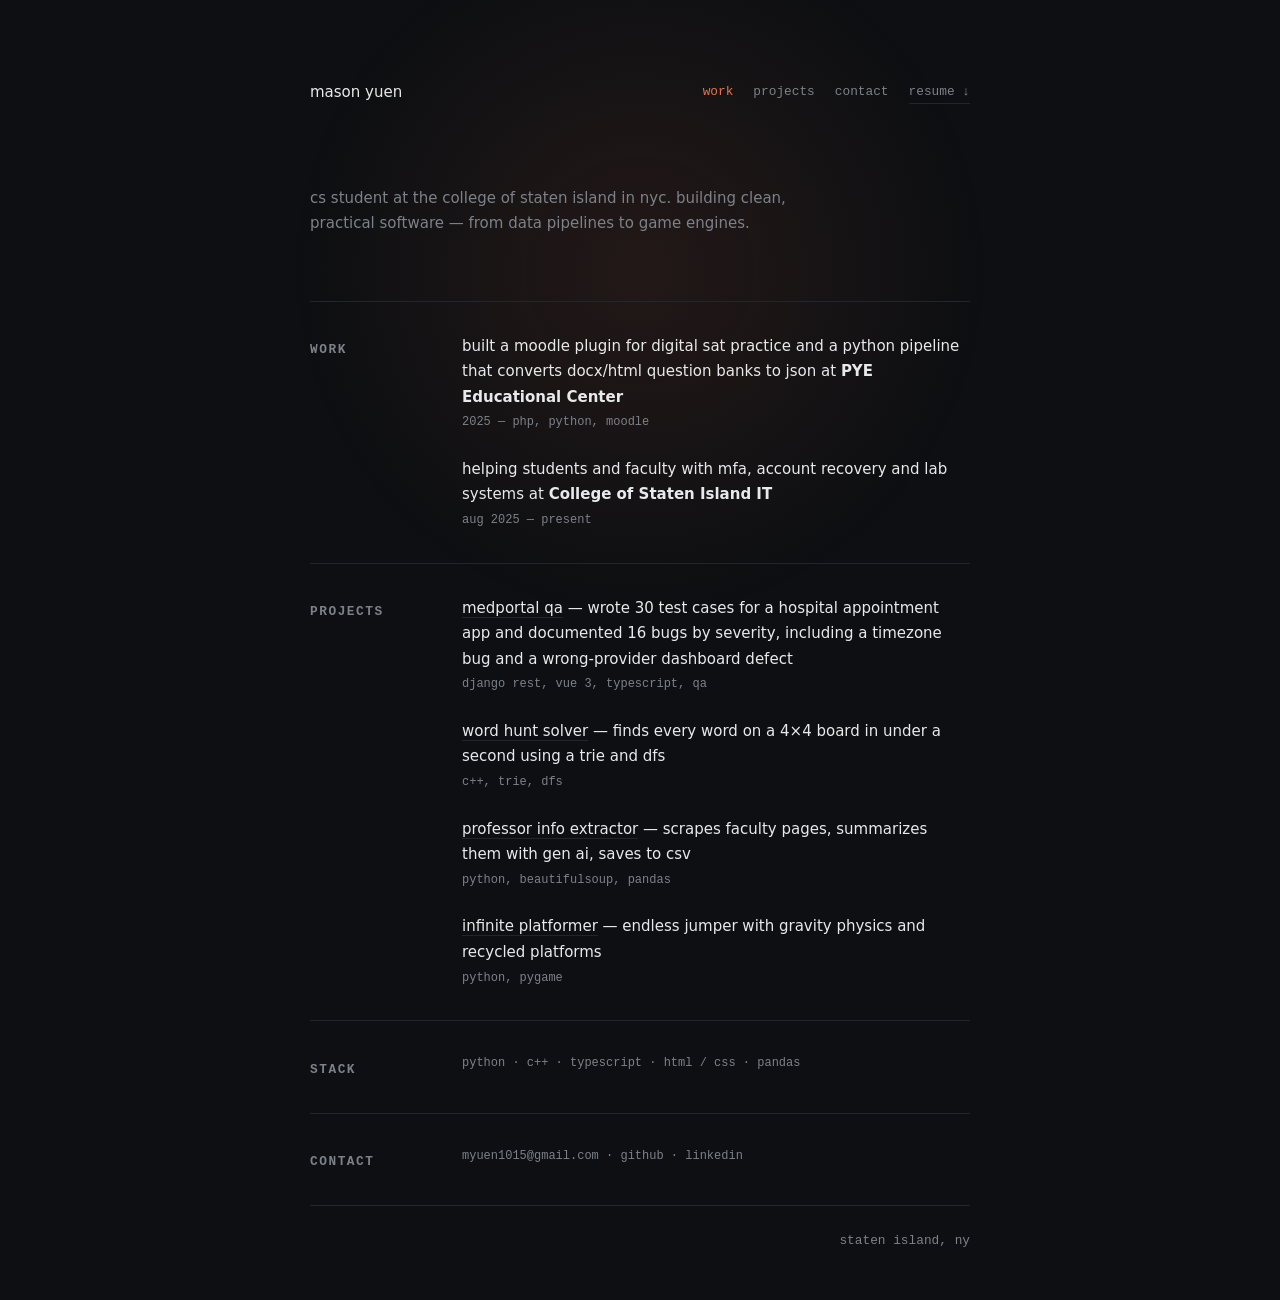
<file: index.html>
<!DOCTYPE html>
<html lang="en">
<head>
  <meta charset="UTF-8" />
  <meta name="viewport" content="width=device-width, initial-scale=1.0" />
  <meta name="description" content="Mason Yuen — computer science student and developer." />
  <title>Mason Yuen</title>
  <link rel="icon" type="image/png" href="./assests/logo.png" />
  <link rel="stylesheet" href="./styles/styles.css" />
  <script src="./scripts/scripts.js" defer></script>
</head>
<body>
  <div class="wrap">
    <header class="top">
      <a href="#" class="name">mason yuen</a>
      <nav class="mono">
        <a href="#work" class="active">work</a>
        <a href="#projects">projects</a>
        <a href="#contact">contact</a>
        <a href="./assests/Mason_Yuen Resume-1.pdf" target="_blank" rel="noopener" class="underlined">resume ↓</a>
      </nav>
    </header>

    <p class="intro">
      cs student at the college of staten island in nyc. building clean, practical
      software — from data pipelines to game engines.
    </p>

    <section id="work">
      <h2 class="mono">work</h2>
      <div class="rows">
        <div class="row">
          <p>built a moodle plugin for digital sat practice and a python pipeline that converts docx/html question banks to json at <strong>PYE Educational Center</strong></p>
          <p class="meta mono">2025 — php, python, moodle</p>
        </div>
        <div class="row">
          <p>helping students and faculty with mfa, account recovery and lab systems at <strong>College of Staten Island IT</strong></p>
          <p class="meta mono">aug 2025 — present</p>
        </div>
      </div>
    </section>

    <section id="projects">
      <h2 class="mono">projects</h2>
      <div class="rows">
        <div class="row">
          <p><span class="underlined">medportal qa</span> — wrote 30 test cases for a hospital appointment app and documented 16 bugs by severity, including a timezone bug and a wrong-provider dashboard defect</p>
          <p class="meta mono">django rest, vue 3, typescript, qa</p>
        </div>
        <div class="row">
          <p><a class="underlined" href="https://github.com/myuen1015/Word_Hunt-solver-game-pigeon" target="_blank" rel="noopener">word hunt solver</a> — finds every word on a 4×4 board in under a second using a trie and dfs</p>
          <p class="meta mono">c++, trie, dfs</p>
        </div>
        <div class="row">
          <p><a class="underlined" href="https://github.com/myuen1015/ProfessorInformation" target="_blank" rel="noopener">professor info extractor</a> — scrapes faculty pages, summarizes them with gen ai, saves to csv</p>
          <p class="meta mono">python, beautifulsoup, pandas</p>
        </div>
        <div class="row">
          <p><a class="underlined" href="https://github.com/myuen1015/Cat-jump-doodle" target="_blank" rel="noopener">infinite platformer</a> — endless jumper with gravity physics and recycled platforms</p>
          <p class="meta mono">python, pygame</p>
        </div>
      </div>
    </section>

    <section id="stack">
      <h2 class="mono">stack</h2>
      <p class="mono meta">python · c++ · typescript · html / css · pandas</p>
    </section>

    <section id="contact">
      <h2 class="mono">contact</h2>
      <p class="mono meta">
        <a href="mailto:myuen1015@gmail.com">myuen1015@gmail.com</a> ·
        <a href="https://github.com/myuen1015" target="_blank" rel="noopener">github</a> ·
        <a href="https://www.linkedin.com/in/mason-yuen-a70073311/" target="_blank" rel="noopener">linkedin</a>
      </p>
    </section>

    <footer class="mono">staten island, ny</footer>
  </div>
</body>
</html>
</file>
<file: styles/styles.css>
:root {
  --bg: #0d0f12;
  --text: #e8e9eb;
  --muted: #7d8189;
  --line: #22252b;
  --accent: #e8734a;
}

* { box-sizing: border-box; }
html { scroll-behavior: smooth; }
body {
  margin: 0;
  background: var(--bg);
  color: var(--text);
  font: 15px/1.7 "Inter", system-ui, -apple-system, "Segoe UI", sans-serif;
}

/* mouse gradient */
body::before {
  content: "";
  position: fixed; inset: 0;
  pointer-events: none;
  background: radial-gradient(500px circle at var(--x, 50%) var(--y, 30%), rgba(232,115,74,.10), transparent 70%);
}

a { color: inherit; text-decoration: none; }
p { margin: 0; }
.mono { font-family: ui-monospace, "SF Mono", Menlo, Consolas, monospace; font-size: .8rem; }
.underlined { border-bottom: 1px solid var(--line); }
a.underlined:hover, nav a:hover { color: var(--accent); }

.wrap { position: relative; max-width: 700px; margin: 0 auto; padding: 5rem 1.25rem 3rem; }

.top { display: flex; justify-content: space-between; align-items: center; margin-bottom: 5rem; }
.name { font-weight: 500; }
nav { display: flex; gap: 1.25rem; color: var(--muted); }
nav a.active { color: var(--accent); }

.intro { color: var(--muted); max-width: 52ch; margin-bottom: 4rem; }

section {
  display: grid;
  grid-template-columns: 136px 1fr;
  gap: 1rem;
  padding: 2rem 0;
  border-top: 1px solid var(--line);
}
section h2 {
  margin: .35rem 0 0;
  font-weight: 700;
  letter-spacing: .12em;
  text-transform: uppercase;
  color: var(--muted);
}
.rows { display: grid; gap: 1.5rem; }
.meta { color: var(--muted); font-size: .75rem; }
.row .meta { margin-top: .15rem; }
strong { font-weight: 600; }
.meta a:hover { color: var(--accent); }

footer {
  border-top: 1px solid var(--line);
  padding-top: 1.5rem;
  color: var(--muted);
  text-align: right;
}

@media (max-width: 560px) {
  .top { flex-direction: column; align-items: flex-start; gap: .75rem; margin-bottom: 3rem; }
  section { grid-template-columns: 1fr; gap: .5rem; }
}
</file>
